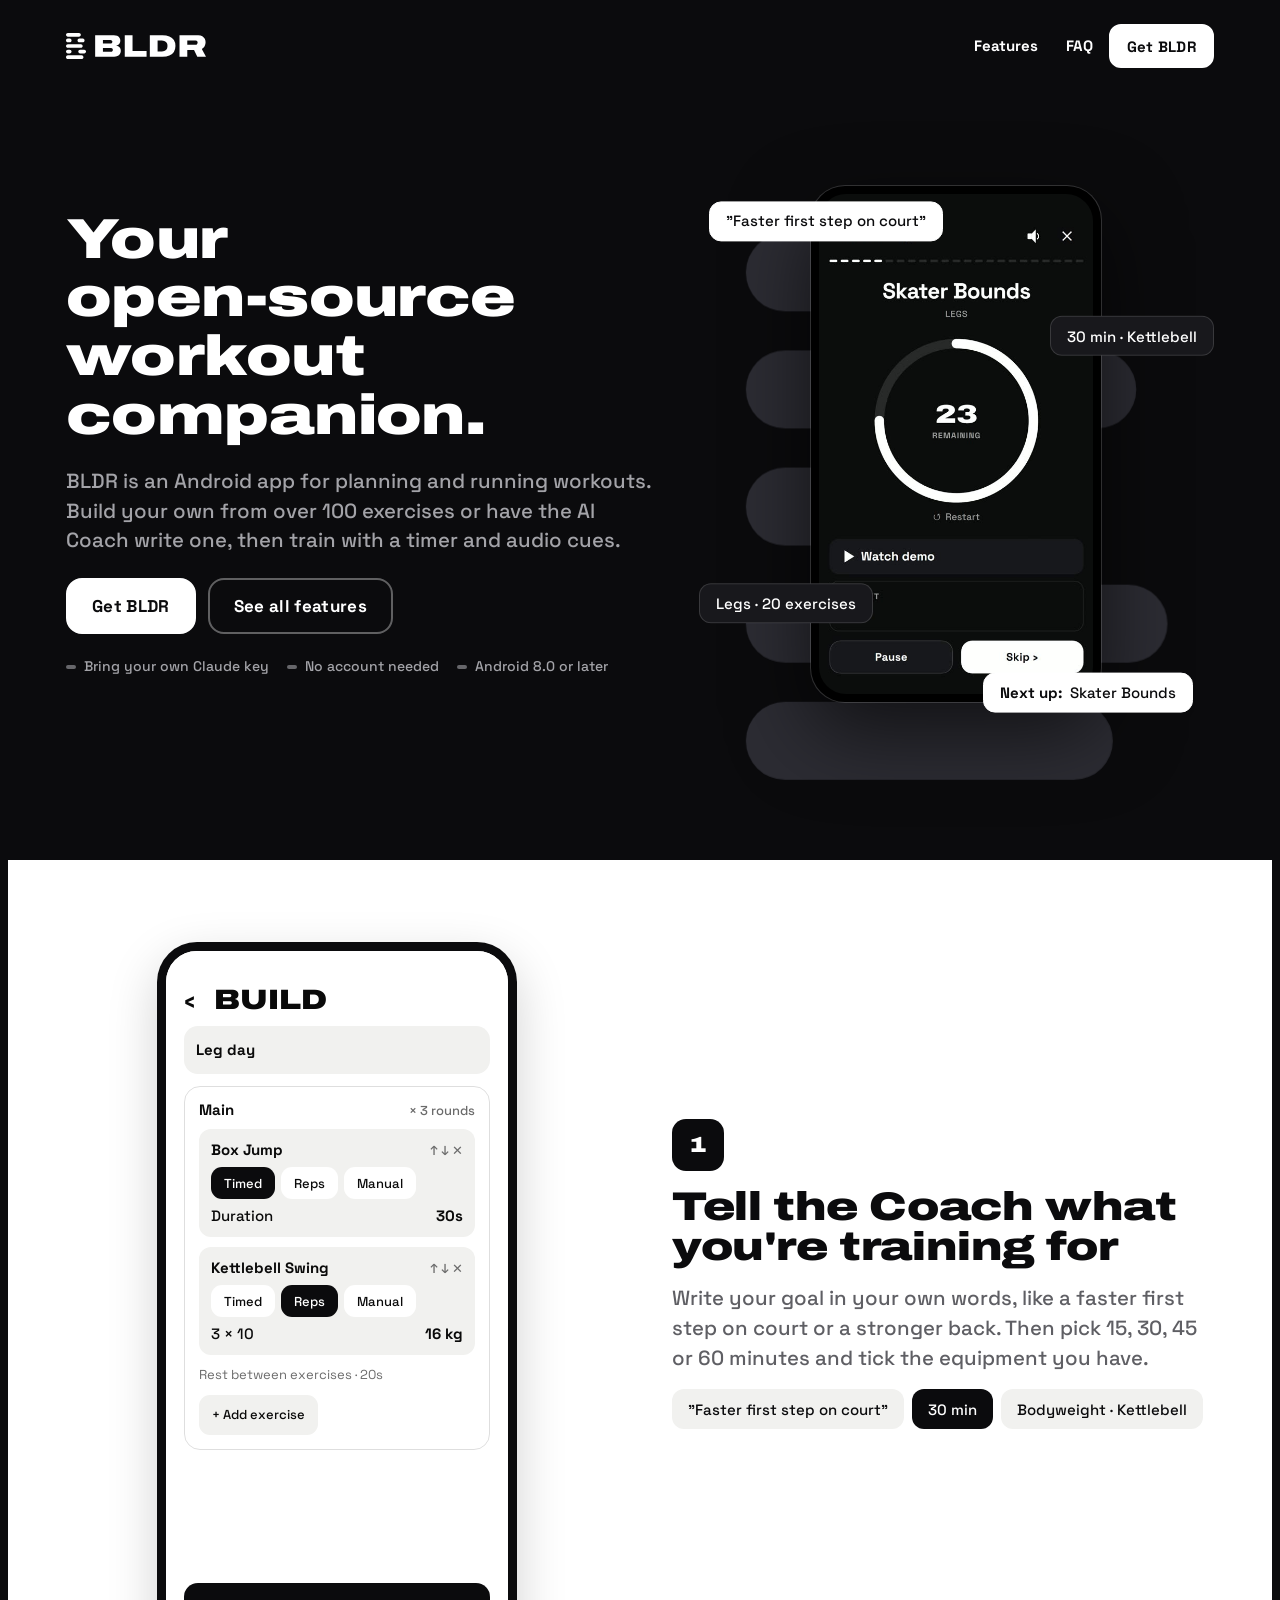
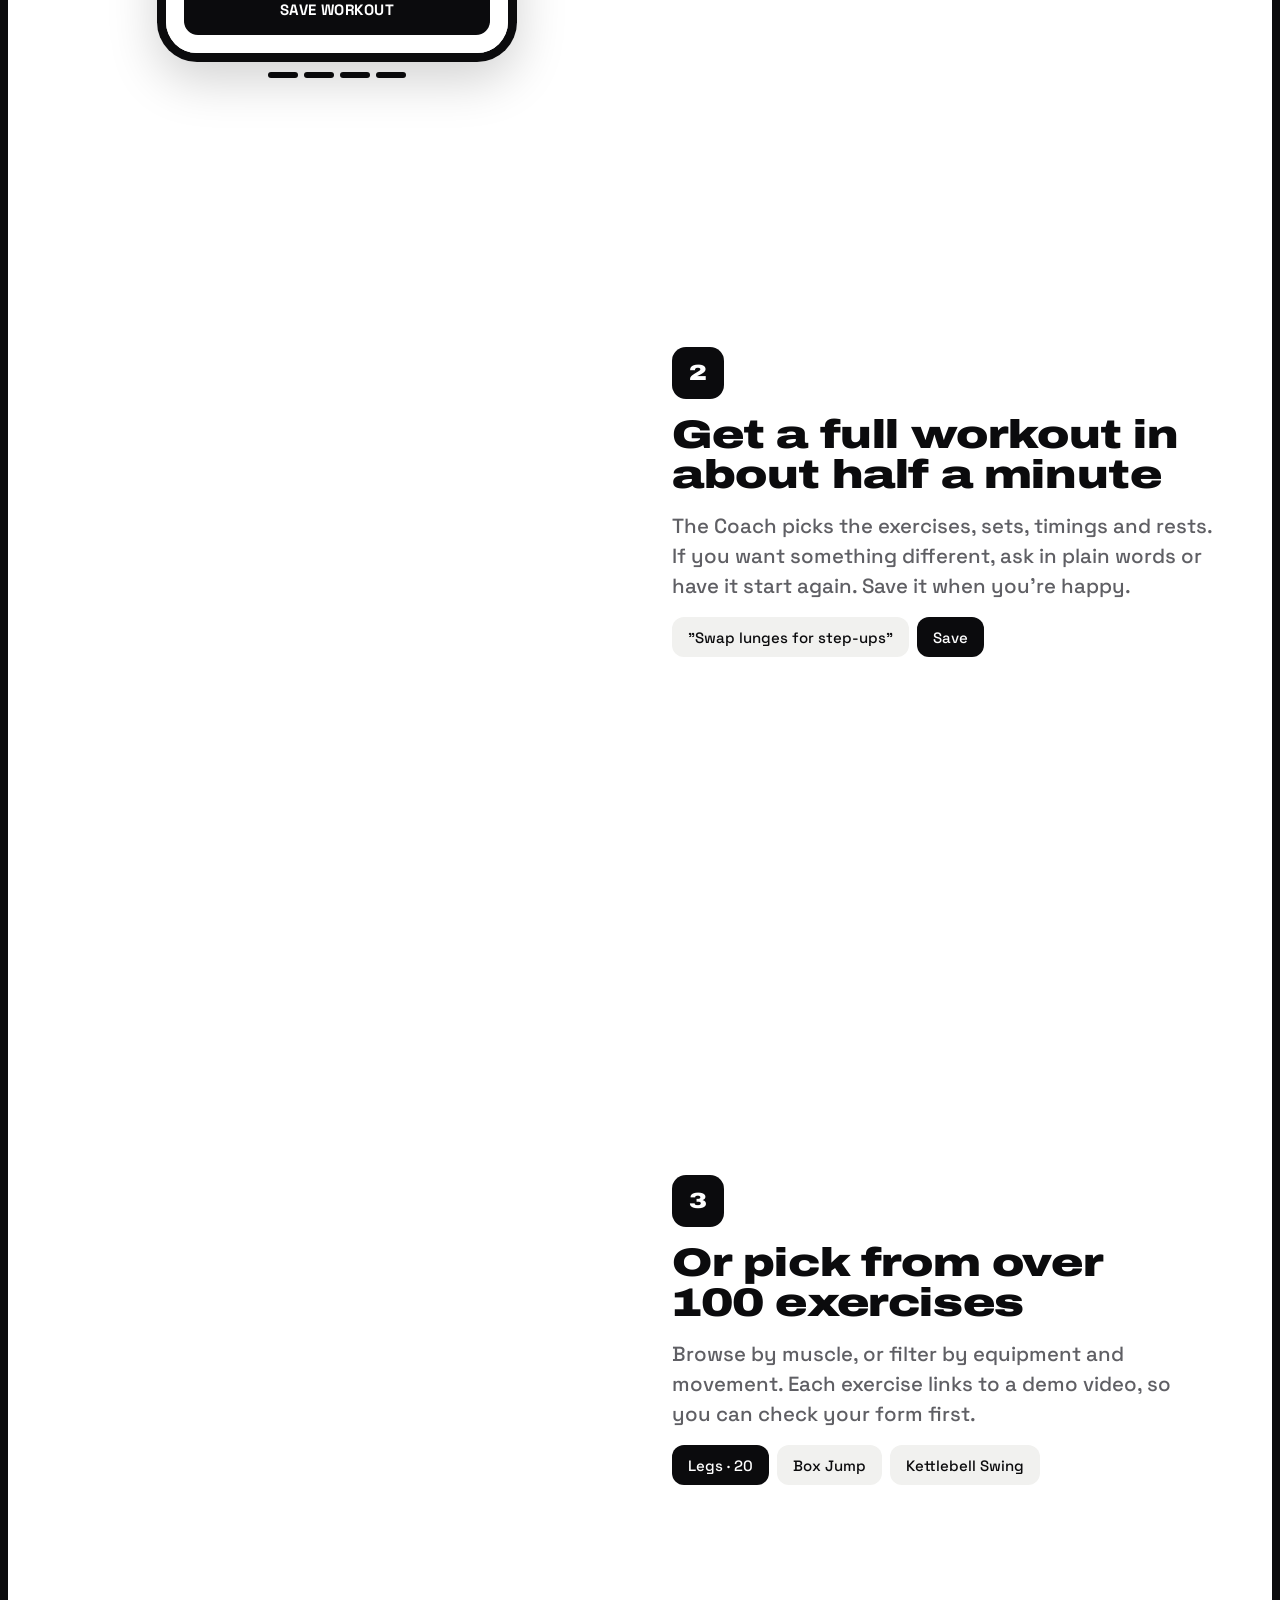
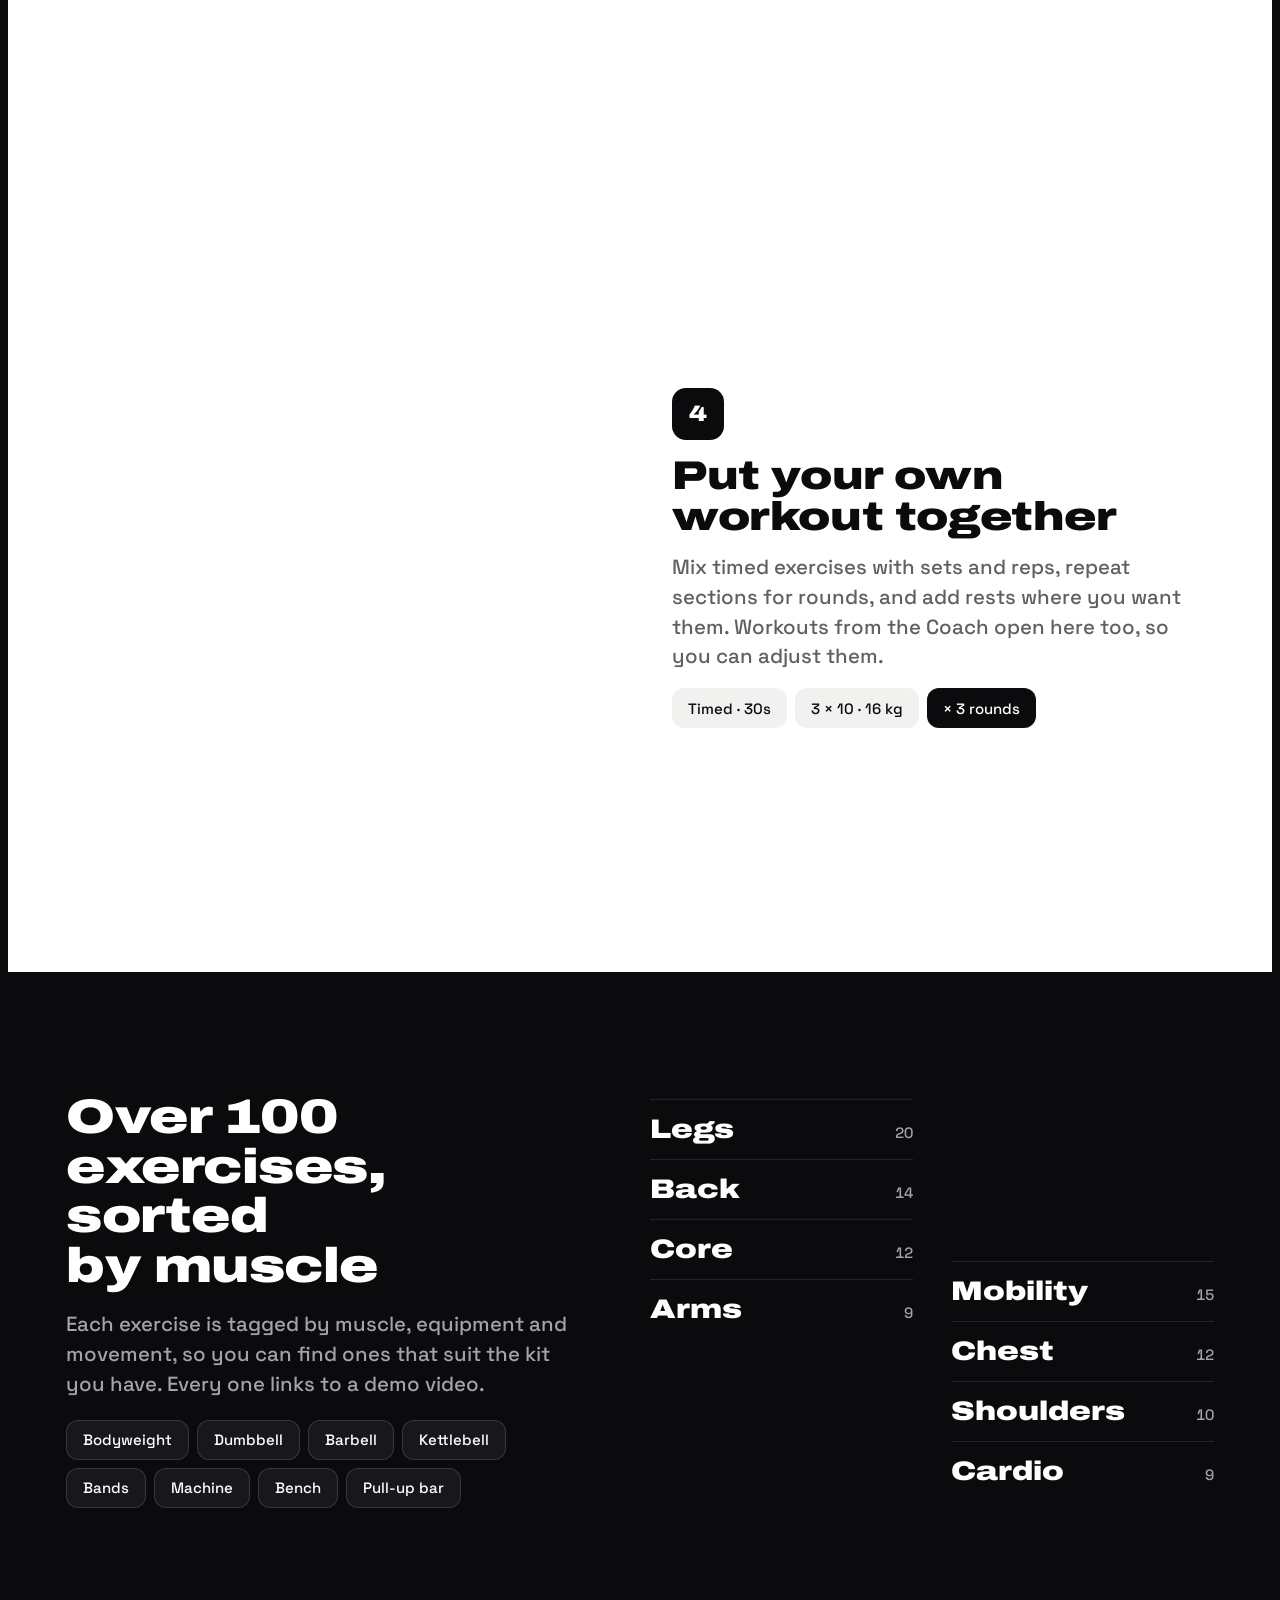
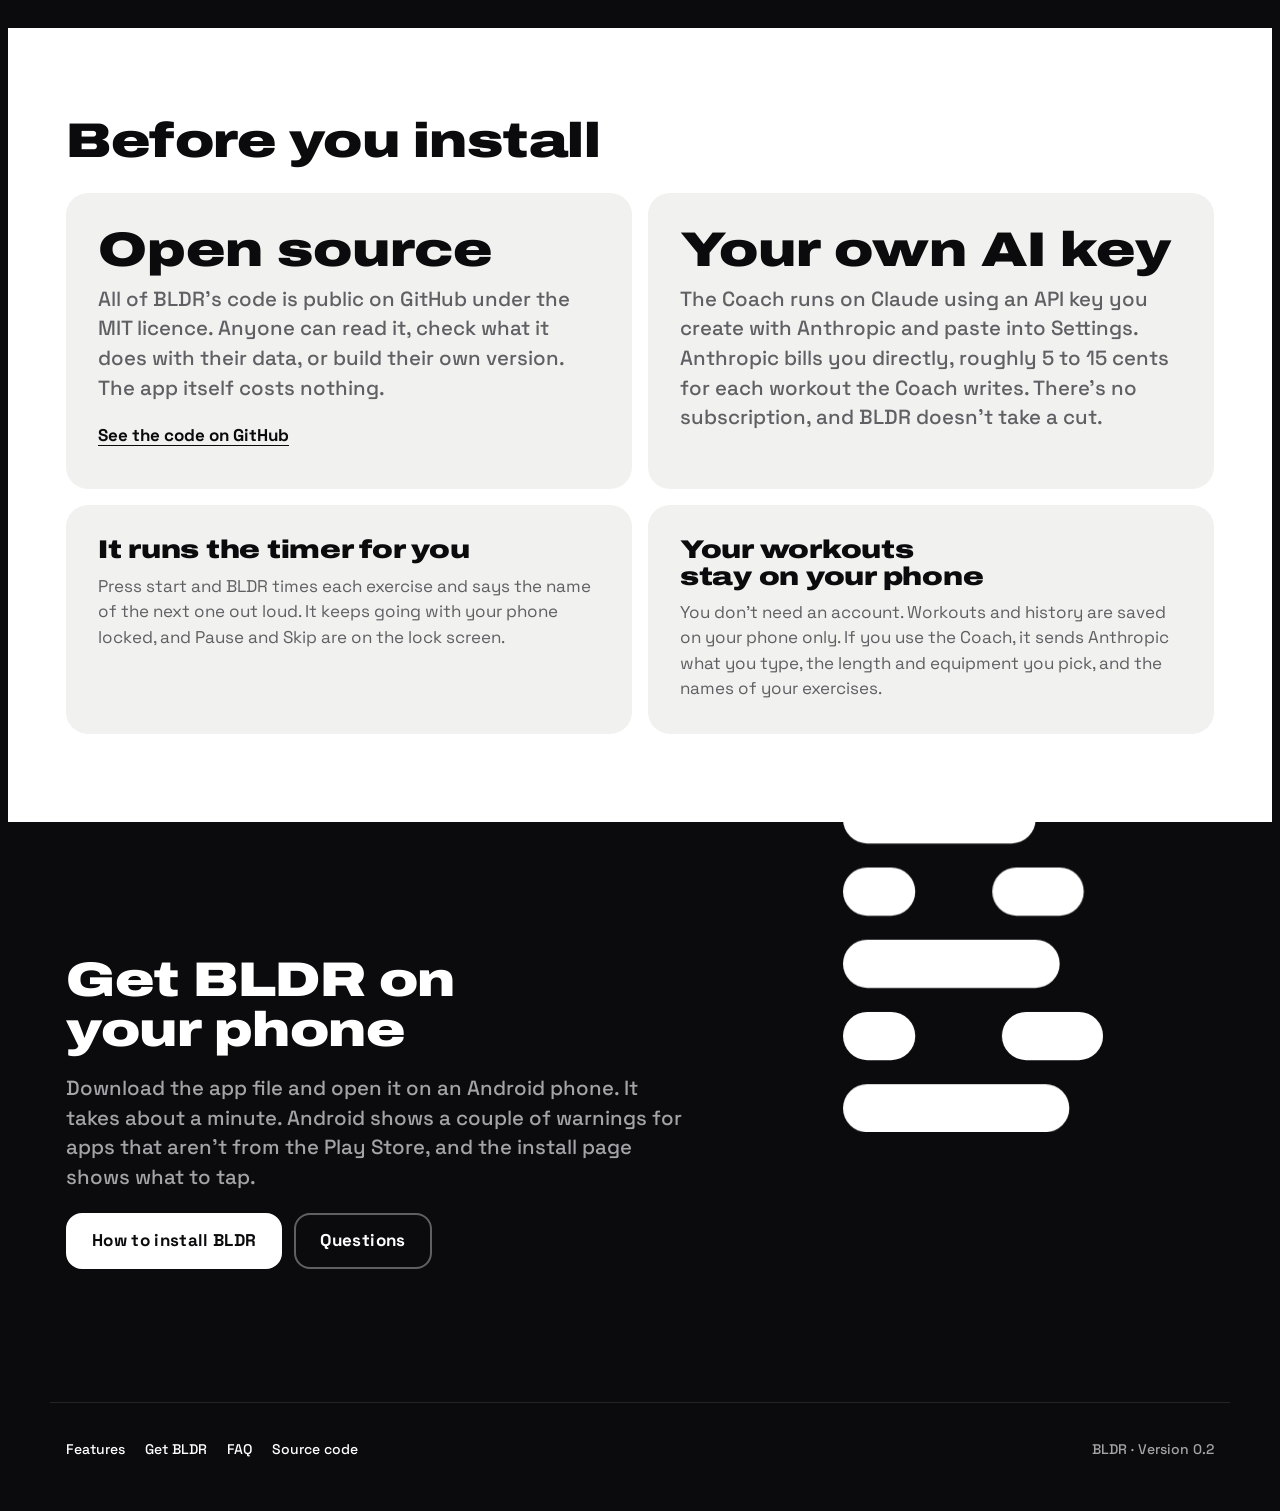
<file: index.html>
<!doctype html>
<html lang="en">
<head>
<meta charset="utf-8">
<meta name="viewport" content="width=device-width, initial-scale=1, viewport-fit=cover">
<title>BLDR · Your open-source workout companion</title>
<meta name="description" content="BLDR is an Android app for planning and running workouts. Build your own from over 100 exercises or have the AI Coach write one, then train with a timer and audio cues.">
<meta name="theme-color" content="#0B0B0D">
<link rel="icon" href="/assets/favicon.svg" type="image/svg+xml">
<link rel="apple-touch-icon" href="/assets/apple-touch-icon.png">
<link rel="canonical" href="https://getbldr.vercel.app/">
<meta property="og:type" content="website">
<meta property="og:site_name" content="BLDR">
<meta property="og:title" content="BLDR · Your open-source workout companion">
<meta property="og:description" content="BLDR is an Android app for planning and running workouts. Build your own from over 100 exercises or have the AI Coach write one, then train with a timer and audio cues.">
<meta property="og:url" content="https://getbldr.vercel.app/">
<meta property="og:image" content="https://getbldr.vercel.app/assets/share.png">
<meta property="og:image:width" content="1200">
<meta property="og:image:height" content="630">
<meta name="twitter:card" content="summary_large_image">
<link rel="preload" href="/assets/archivo_expanded_black.woff2" as="font" type="font/woff2" crossorigin>
<link rel="stylesheet" href="/styles.css">
<script src="/site.js" defer></script>
</head>
<body>
  <div class="on-black">
    <div class="wrap">
      <nav class="nav" aria-label="Main">
        <a class="logo" href="/" aria-label="BLDR home"><svg viewBox="0 0 4448.85 825.6"><use href="/assets/logo.svg#logo"/></svg></a>
        <div class="nav-links"><a class="text hide-sm" href="/features">Features</a><a class="text" href="/faq">FAQ</a><a class="btn btn-solid btn-sm" href="/get">Get BLDR</a></div>
      </nav>
      <header class="hero">
        <div class="hero-copy">
          <h1>Your <span class="nowrap">open-source</span> workout companion.</h1>
          <p class="lead muted">BLDR is an Android app for planning and running workouts. Build your own from over 100 exercises or have the AI Coach write one, then train with a timer and audio cues.</p>
          <div class="ctas"><a class="btn btn-solid" href="/get">Get BLDR</a><a class="btn btn-line" href="/features">See all features</a></div>
          <ul class="meta muted"><li>Bring your own Claude key</li><li>No account needed</li><li>Android 8.0 or later</li></ul>
        </div>
        <div class="stage" aria-hidden="true">
          <div class="ghost">
            <svg class="bmark build" id="ghost" style="--d:250ms" viewBox="-6 -14 66 90"><g><rect style="--i:0" x="0" y="60" width="47" height="10" rx="5"/></g><g><rect style="--i:1" x="0" y="45" width="15" height="10" rx="5"/></g><g><rect style="--i:2" x="33" y="45" width="21" height="10" rx="5"/></g><g><rect style="--i:3" x="0" y="30" width="45" height="10" rx="5"/></g><g><rect style="--i:4" x="0" y="15" width="15" height="10" rx="5"/></g><g><rect style="--i:5" x="31" y="15" width="19" height="10" rx="5"/></g><g><rect style="--i:6" x="0" y="0" width="40" height="10" rx="5"/></g></svg>
          </div>
          <div class="phone"><video id="promo" src="/assets/promo.mp4" poster="/assets/promo-poster.jpg" muted loop playsinline preload="metadata"></video></div>
          <span class="float pill inv f1" data-drift="-0.5" style="left:2%;top:12%">"Faster first step on court"</span>
          <span class="float pill f2" data-drift="0.35" style="right:0;top:30%">30 min · Kettlebell</span>
          <span class="float pill f3" data-drift="-0.25" style="left:0;bottom:22%">Legs · 20 exercises</span>
          <span class="float pill inv f4" data-drift="0.55" style="right:4%;bottom:8%"><b>Next up:</b> Skater Bounds</span>
        </div>
      </header>
    </div>
  </div>

  <div class="on-white">
    <section class="wrap story" aria-labelledby="how">
      <h2 id="how" class="sr-only">How it works</h2>
      <div class="pin" aria-hidden="true">
        <div class="screen-frame" id="frame">
          <div class="screens">
            <!-- 1 · Coach, asking -->
            <div class="scr on"><div class="app">
              <div class="hd"><span>‹</span><div class="t">COACH</div></div>
              <div class="field" style="min-height:96px;align-items:flex-start;padding-top:12px;color:#0A0A0A;font-weight:700;font-size:16px">Faster first step on court</div>
              <div class="lbl">Length</div>
              <div class="chips"><span class="c">15 min</span><span class="c on">30 min</span><span class="c">45 min</span><span class="c">60 min</span></div>
              <div class="lbl">Equipment</div>
              <div class="chips"><span class="c on">Bodyweight</span><span class="c">Dumbbell</span><span class="c">Barbell</span><span class="c on">Kettlebell</span><span class="c">Bands</span><span class="c">Machine</span><span class="c">Bench</span><span class="c">Pull-up bar</span></div>
              <div class="cta">BUILD MY WORKOUT</div>
            </div></div>
            <!-- 2 · Coach, the draft -->
            <div class="scr"><div class="app">
              <div class="hd"><span>‹</span><div class="t">COACH</div></div>
              <div><div style="font:900 24px/1.1 var(--display)">Court Speed</div><div class="small" style="margin-top:6px">30 MIN · 10 exercises · HIIT</div></div>
              <div class="sec"><div class="sh">Warm-up</div><span>A-Skips</span><span>Leg Swings</span><span>World's Greatest Stretch</span></div>
              <div class="sec"><div class="sh">Main<span>× 3 rounds</span></div><span>Skater Bounds</span><span>Lateral Shuffle</span><span>Split Squat Jumps</span><span>Kettlebell Swing</span></div>
              <div class="sec"><div class="sh">Finisher</div><span>Shuttle Run</span><span>Sprint</span><span>Drop Step to Sprint <i>new</i></span></div>
              <div class="field">Tweak… e.g. swap lunges for step-ups<b style="margin-left:auto;color:#0A0A0A">Tweak</b></div>
              <div class="btn2"><div class="cta alt">Regenerate</div><div class="cta">SAVE</div></div>
            </div></div>
            <!-- 3 · Library -->
            <div class="scr"><div class="app">
              <div class="t">LIBRARY</div>
              <div class="field"><svg width="16" height="16" viewBox="0 0 18 18"><circle cx="7.5" cy="7.5" r="5.6" fill="none" stroke="#6B6B6B" stroke-width="2"/><path d="M12 12l4.5 4.5" stroke="#6B6B6B" stroke-width="2" stroke-linecap="round"/></svg>Search exercises</div>
              <div class="chips"><span class="c on">All</span><span class="c">Strength</span><span class="c">HIIT</span><span class="c">Mobility</span><span class="c">Filters</span></div>
              <div class="lbl">Browse by muscle</div>
              <div class="grid">
                <div class="tile"><b>Chest</b><span>12</span></div><div class="tile"><b>Back</b><span>14</span></div>
                <div class="tile on"><b>Legs</b><span>20</span></div><div class="tile"><b>Shoulders</b><span>10</span></div>
                <div class="tile"><b>Arms</b><span>9</span></div><div class="tile"><b>Core</b><span>12</span></div>
                <div class="tile"><b>Cardio</b><span>9</span></div><div class="tile"><b>Mobility</b><span>15</span></div>
              </div>
            </div></div>
            <!-- 4 · Build -->
            <div class="scr"><div class="app">
              <div class="hd"><span>‹</span><div class="t">BUILD</div></div>
              <div class="field" style="color:#0A0A0A;font-weight:700">Leg day</div>
              <div class="card">
                <div class="item" style="background:none;padding:0"><div class="row">Main<span>× 3 rounds</span></div></div>
                <div class="item"><div class="row">Box Jump<span>↑ ↓ ✕</span></div><div class="chips"><span class="c on">Timed</span><span class="c">Reps</span><span class="c">Manual</span></div><div class="row" style="font-weight:500">Duration<b>30s</b></div></div>
                <div class="item"><div class="row">Kettlebell Swing<span>↑ ↓ ✕</span></div><div class="chips"><span class="c">Timed</span><span class="c on">Reps</span><span class="c">Manual</span></div><div class="row" style="font-weight:500">3 × 10<b>16 kg</b></div></div>
                <div class="small">Rest between exercises · 20s</div>
                <span class="c" style="align-self:flex-start">+ Add exercise</span>
              </div>
              <div class="cta">SAVE WORKOUT</div>
            </div></div>
          </div>
        </div>
        <div class="progress"><i class="on"></i><i></i><i></i><i></i></div>
      </div>
      <ol class="steps">
        <li data-step="0">
          <span class="num" aria-hidden="true">1</span>
          <h3>Tell the Coach what you're training for</h3>
          <p class="lead muted">Write your goal in your own words, like a faster first step on court or a stronger back. Then pick 15, 30, 45 or 60 minutes and tick the equipment you have.</p>
          <div class="bits" aria-hidden="true"><span class="pill">"Faster first step on court"</span><span class="pill inv">30 min</span><span class="pill">Bodyweight · Kettlebell</span></div>
        </li>
        <li data-step="1">
          <span class="num" aria-hidden="true">2</span>
          <h3>Get a full workout in about half a minute</h3>
          <p class="lead muted">The Coach picks the exercises, sets, timings and rests. If you want something different, ask in plain words or have it start again. Save it when you're happy.</p>
          <div class="bits" aria-hidden="true"><span class="pill">"Swap lunges for step-ups"</span><span class="pill inv">Save</span></div>
        </li>
        <li data-step="2">
          <span class="num" aria-hidden="true">3</span>
          <h3>Or pick from over 100 exercises</h3>
          <p class="lead muted">Browse by muscle, or filter by equipment and movement. Each exercise links to a demo video, so you can check your form first.</p>
          <div class="bits" aria-hidden="true"><span class="pill inv">Legs · 20</span><span class="pill">Box Jump</span><span class="pill">Kettlebell Swing</span></div>
        </li>
        <li data-step="3">
          <span class="num" aria-hidden="true">4</span>
          <h3>Put your own workout together</h3>
          <p class="lead muted">Mix timed exercises with sets and reps, repeat sections for rounds, and add rests where you want them. Workouts from the Coach open here too, so you can adjust them.</p>
          <div class="bits" aria-hidden="true"><span class="pill">Timed · 30s</span><span class="pill">3 × 10 · 16 kg</span><span class="pill inv">× 3 rounds</span></div>
        </li>
      </ol>
    </section>
  </div>

  <div class="on-black">
    <section class="wrap lib" aria-labelledby="lib">
      <div class="lib-copy">
        <h2 id="lib">Over 100 exercises, sorted by muscle</h2>
        <p class="lead muted">Each exercise is tagged by muscle, equipment and movement, so you can find ones that suit the kit you have. Every one links to a demo video.</p>
        <ul class="kit" aria-label="Equipment"><li class="pill">Bodyweight</li><li class="pill">Dumbbell</li><li class="pill">Barbell</li><li class="pill">Kettlebell</li><li class="pill">Bands</li><li class="pill">Machine</li><li class="pill">Bench</li><li class="pill">Pull-up bar</li></ul>
      </div>
      <div class="muscles" aria-label="Exercises by muscle">
        <ul data-drift="-0.15"><li><b>Legs</b><span>20</span></li><li><b>Back</b><span>14</span></li><li><b>Core</b><span>12</span></li><li><b>Arms</b><span>9</span></li></ul>
        <ul data-drift="0.15"><li><b>Mobility</b><span>15</span></li><li><b>Chest</b><span>12</span></li><li><b>Shoulders</b><span>10</span></li><li><b>Cardio</b><span>9</span></li></ul>
      </div>
    </section>
  </div>

  <div class="on-white">
    <section class="wrap cost" aria-labelledby="cost">
      <h2 id="cost">Before you install</h2>
      <div class="cost-grid">
        <div>
          <p class="big-price">Open source</p>
          <p class="lead muted">All of BLDR's code is public on GitHub under the MIT licence. Anyone can read it, check what it does with their data, or build their own version. The app itself costs nothing.</p>
          <a class="textlink" href="https://github.com/otto-tries-to-build-stuff/bldr-workout-app" target="_blank" rel="noopener">See the code on GitHub</a>
        </div>
        <div>
          <p class="big-price">Your own AI key</p>
          <p class="lead muted">The Coach runs on Claude using an API key you create with Anthropic and paste into Settings. Anthropic bills you directly, roughly 5 to 15 cents for each workout the Coach writes. There's no subscription, and BLDR doesn't take a cut.</p>
        </div>
        <div>
          <h3>It runs the timer for you</h3>
          <p class="muted">Press start and BLDR times each exercise and says the name of the next one out loud. It keeps going with your phone locked, and Pause and Skip are on the lock screen.</p>
        </div>
        <div>
          <h3>Your workouts stay on your phone</h3>
          <p class="muted">You don't need an account. Workouts and history are saved on your phone only. If you use the Coach, it sends Anthropic what you type, the length and equipment you pick, and the names of your exercises.</p>
        </div>
      </div>
    </section>
  </div>

  <div class="on-black closer">
    <section class="wrap" aria-labelledby="close-home">
      <div class="closer-copy">
        <h2 id="close-home">Get BLDR on your phone</h2>
        <p class="lead muted">Download the app file and open it on an Android phone. It takes about a minute. Android shows a couple of warnings for apps that aren't from the Play Store, and the install page shows what to tap.</p>
        <div class="ctas"><a class="btn btn-solid" href="/get">How to install BLDR</a><a class="btn btn-line" href="/faq">Questions</a></div>
      </div>
      <svg class="bmark bbig build-on-view" data-drift="-0.25" viewBox="0 -14 54 84" aria-hidden="true"><rect style="--i:0" x="0" y="60" width="47" height="10" rx="5"/><rect style="--i:1" x="0" y="45" width="15" height="10" rx="5"/><rect style="--i:2" x="33" y="45" width="21" height="10" rx="5"/><rect style="--i:3" x="0" y="30" width="45" height="10" rx="5"/><rect style="--i:4" x="0" y="15" width="15" height="10" rx="5"/><rect style="--i:5" x="31" y="15" width="19" height="10" rx="5"/><rect style="--i:6" x="0" y="0" width="40" height="10" rx="5"/></svg>
    </section>
    <footer class="wrap foot"><a href="/features">Features</a><a href="/get">Get BLDR</a><a href="/faq">FAQ</a><a href="https://github.com/otto-tries-to-build-stuff/bldr-workout-app" target="_blank" rel="noopener">Source code</a><span class="by">BLDR · Version 0.2</span></footer>
  </div>
</body>
</html>
</file>
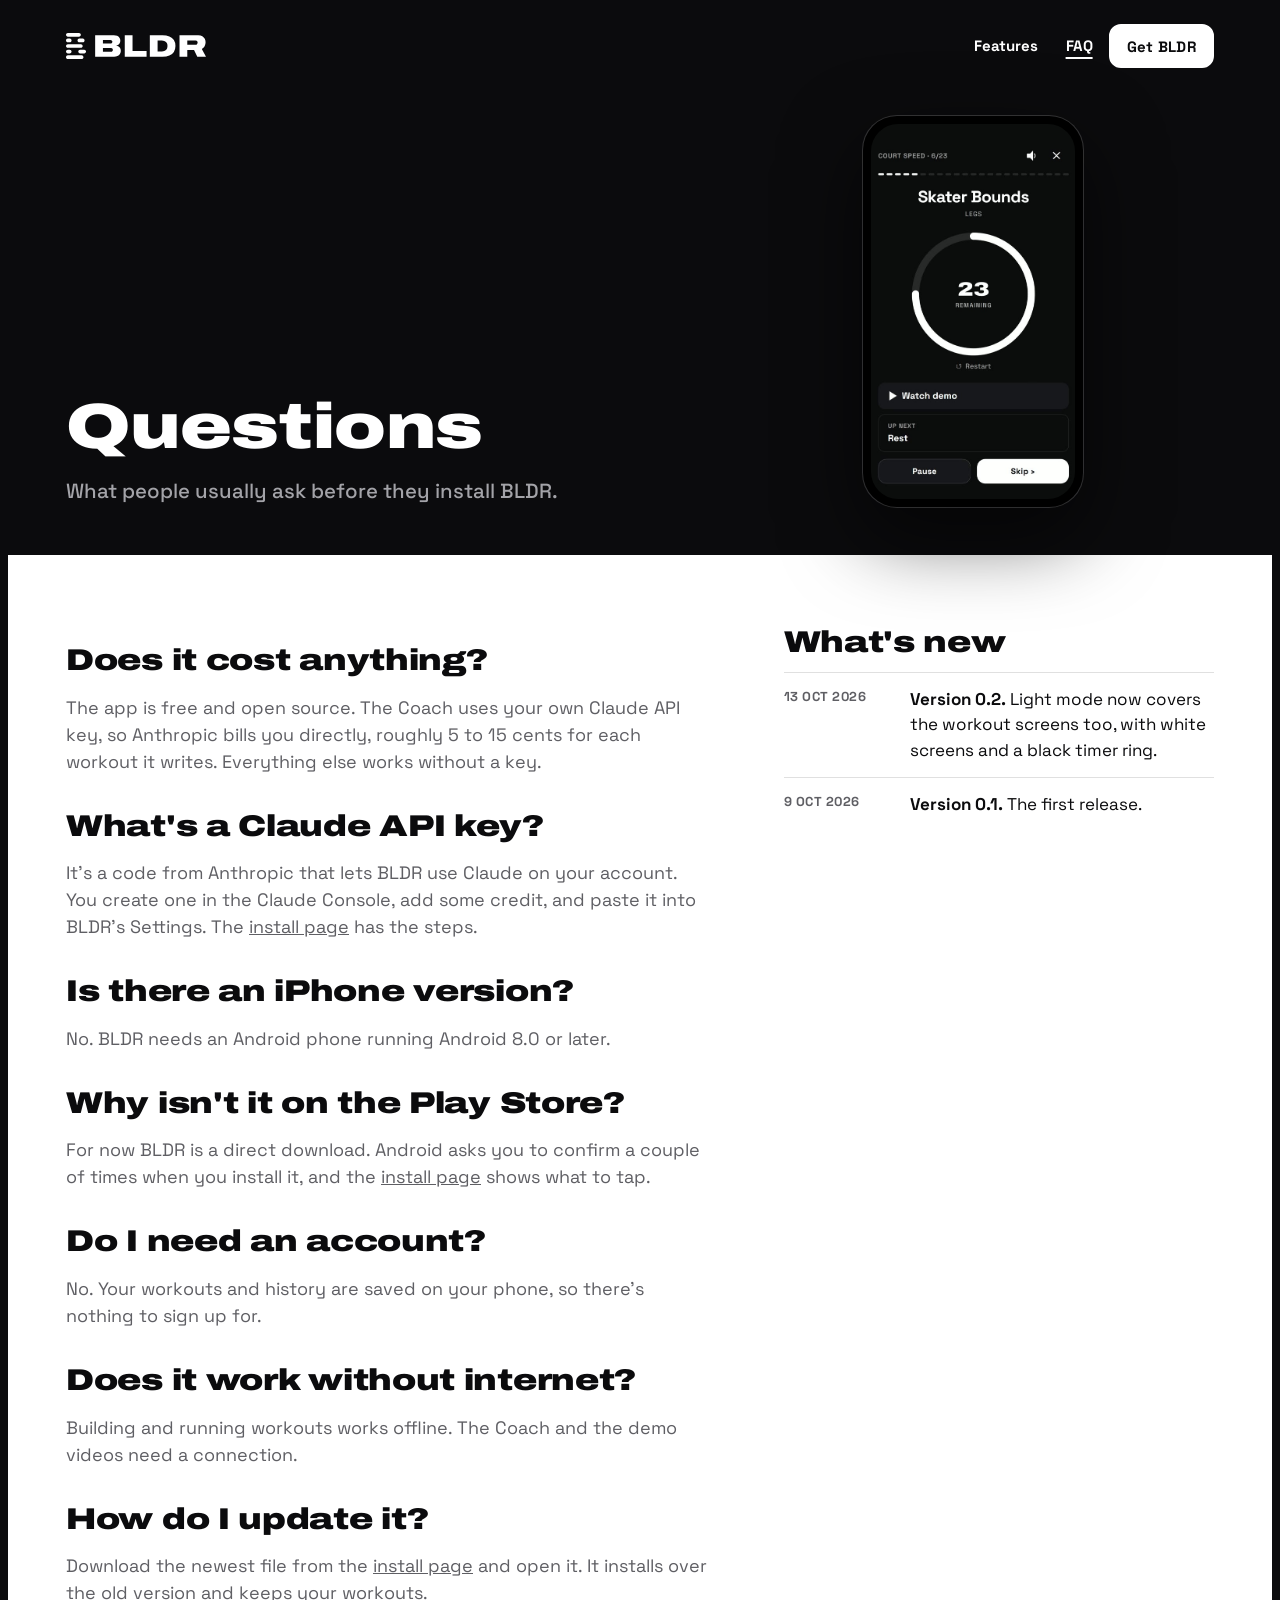
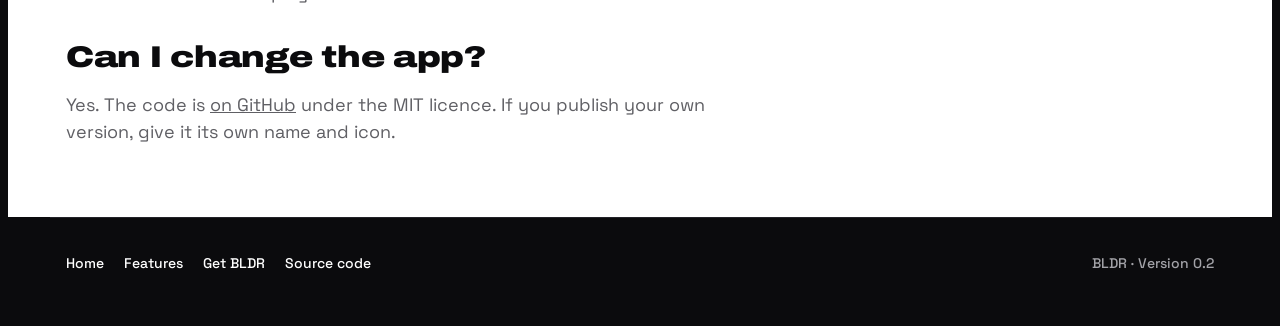
<file: faq.html>
<!doctype html>
<html lang="en">
<head>
<meta charset="utf-8">
<meta name="viewport" content="width=device-width, initial-scale=1, viewport-fit=cover">
<title>Questions · BLDR</title>
<meta name="description" content="Answers to common questions about BLDR: what it costs, the Claude API key, updates and more.">
<meta name="theme-color" content="#0B0B0D">
<link rel="icon" href="/assets/favicon.svg" type="image/svg+xml">
<link rel="apple-touch-icon" href="/assets/apple-touch-icon.png">
<link rel="canonical" href="https://getbldr.vercel.app/faq">
<meta property="og:type" content="website">
<meta property="og:site_name" content="BLDR">
<meta property="og:title" content="Questions · BLDR">
<meta property="og:description" content="Answers to common questions about BLDR: what it costs, the Claude API key, updates and more.">
<meta property="og:url" content="https://getbldr.vercel.app/faq">
<meta property="og:image" content="https://getbldr.vercel.app/assets/share.png">
<meta property="og:image:width" content="1200">
<meta property="og:image:height" content="630">
<meta name="twitter:card" content="summary_large_image">
<link rel="preload" href="/assets/archivo_expanded_black.woff2" as="font" type="font/woff2" crossorigin>
<link rel="stylesheet" href="/styles.css">
<script src="/site.js" defer></script>
</head>
<body>
  <div class="on-black">
    <div class="wrap">
      <nav class="nav" aria-label="Main">
        <a class="logo" href="/" aria-label="BLDR home"><svg viewBox="0 0 4448.85 825.6"><use href="/assets/logo.svg#logo"/></svg></a>
        <div class="nav-links"><a class="text hide-sm" href="/features">Features</a><a class="text" href="/faq" aria-current="page">FAQ</a><a class="btn btn-solid btn-sm" href="/get">Get BLDR</a></div>
      </nav>
      <header class="a-head">
        <div class="stack">
          <h1>Questions</h1>
          <p class="lead muted">What people usually ask before they install BLDR.</p>
        </div>
        <div class="phone" style="justify-self:center;width:min(220px,60%)"><img src="/assets/promo-poster.jpg" alt="BLDR's workout screen: Skater Bounds with the timer ring counting down"></div>
      </header>
    </div>
  </div>
  <div class="on-white">
    <div class="wrap a-body">
      <div class="prose">
        <h2>Does it cost anything?</h2>
        <p class="muted">The app is free and open source. The Coach uses your own Claude API key, so Anthropic bills you directly, roughly 5 to 15 cents for each workout it writes. Everything else works without a key.</p>
        <h2>What's a Claude API key?</h2>
        <p class="muted">It's a code from Anthropic that lets BLDR use Claude on your account. You create one in the Claude Console, add some credit, and paste it into BLDR's Settings. The <a href="/get">install page</a> has the steps.</p>
        <h2>Is there an iPhone version?</h2>
        <p class="muted">No. BLDR needs an Android phone running Android 8.0 or later.</p>
        <h2>Why isn't it on the Play Store?</h2>
        <p class="muted">For now BLDR is a direct download. Android asks you to confirm a couple of times when you install it, and the <a href="/get">install page</a> shows what to tap.</p>
        <h2>Do I need an account?</h2>
        <p class="muted">No. Your workouts and history are saved on your phone, so there's nothing to sign up for.</p>
        <h2>Does it work without internet?</h2>
        <p class="muted">Building and running workouts works offline. The Coach and the demo videos need a connection.</p>
        <h2>How do I update it?</h2>
        <p class="muted">Download the newest file from the <a href="/get">install page</a> and open it. It installs over the old version and keeps your workouts.</p>
        <h2>Can I change the app?</h2>
        <p class="muted">Yes. The code is <a href="https://github.com/otto-tries-to-build-stuff/bldr-workout-app" target="_blank" rel="noopener">on GitHub</a> under the MIT licence. If you publish your own version, give it its own name and icon.</p>
      </div>
      <div>
        <h2 style="margin-bottom:14px">What's new</h2>
        <ol class="timeline" aria-label="Versions">
          <li><span>13 OCT 2026</span><span><b>Version 0.2.</b> Light mode now covers the workout screens too, with white screens and a black timer ring.</span></li>
          <li><span>9 OCT 2026</span><span><b>Version 0.1.</b> The first release.</span></li>
        </ol>
      </div>
    </div>
  </div>
  <div class="on-black">
    <footer class="wrap foot"><a href="/">Home</a><a href="/features">Features</a><a href="/get">Get BLDR</a><a href="https://github.com/otto-tries-to-build-stuff/bldr-workout-app" target="_blank" rel="noopener">Source code</a><span class="by">BLDR · Version 0.2</span></footer>
  </div>
</body>
</html>
</file>
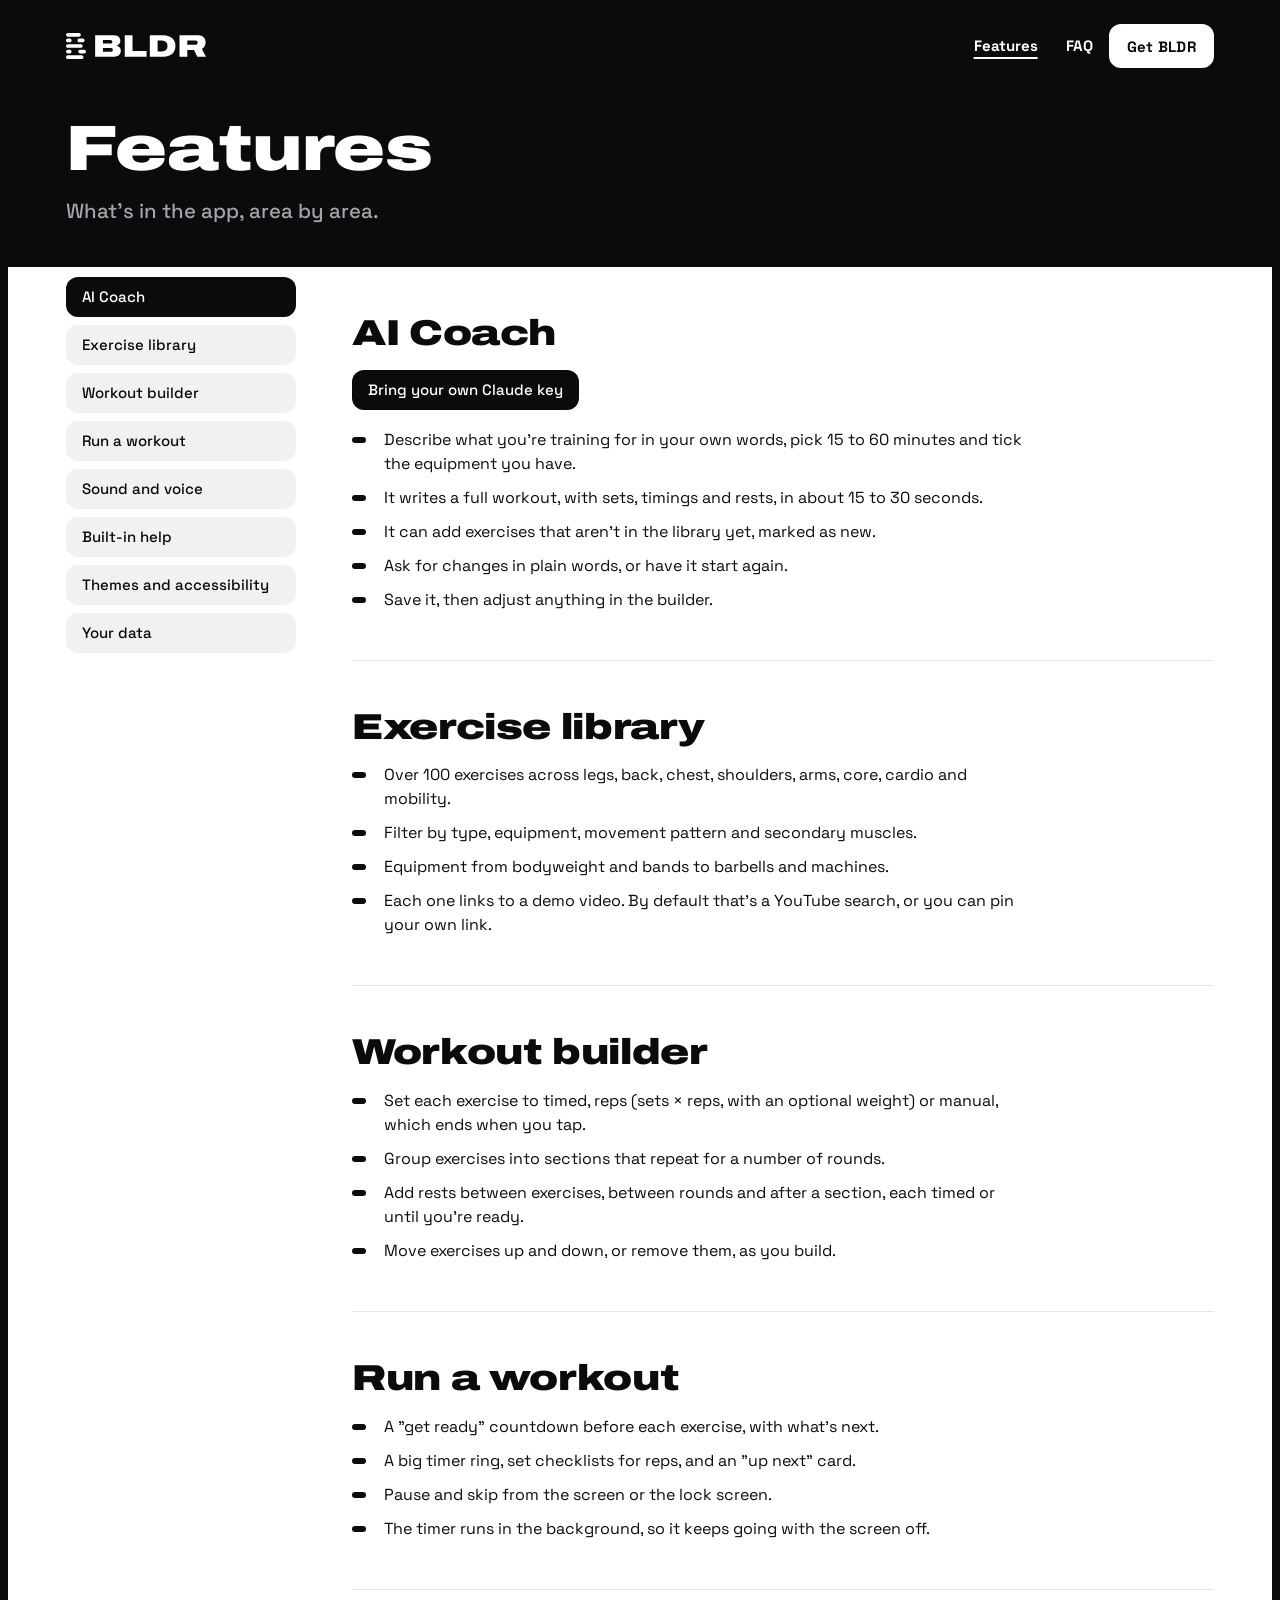
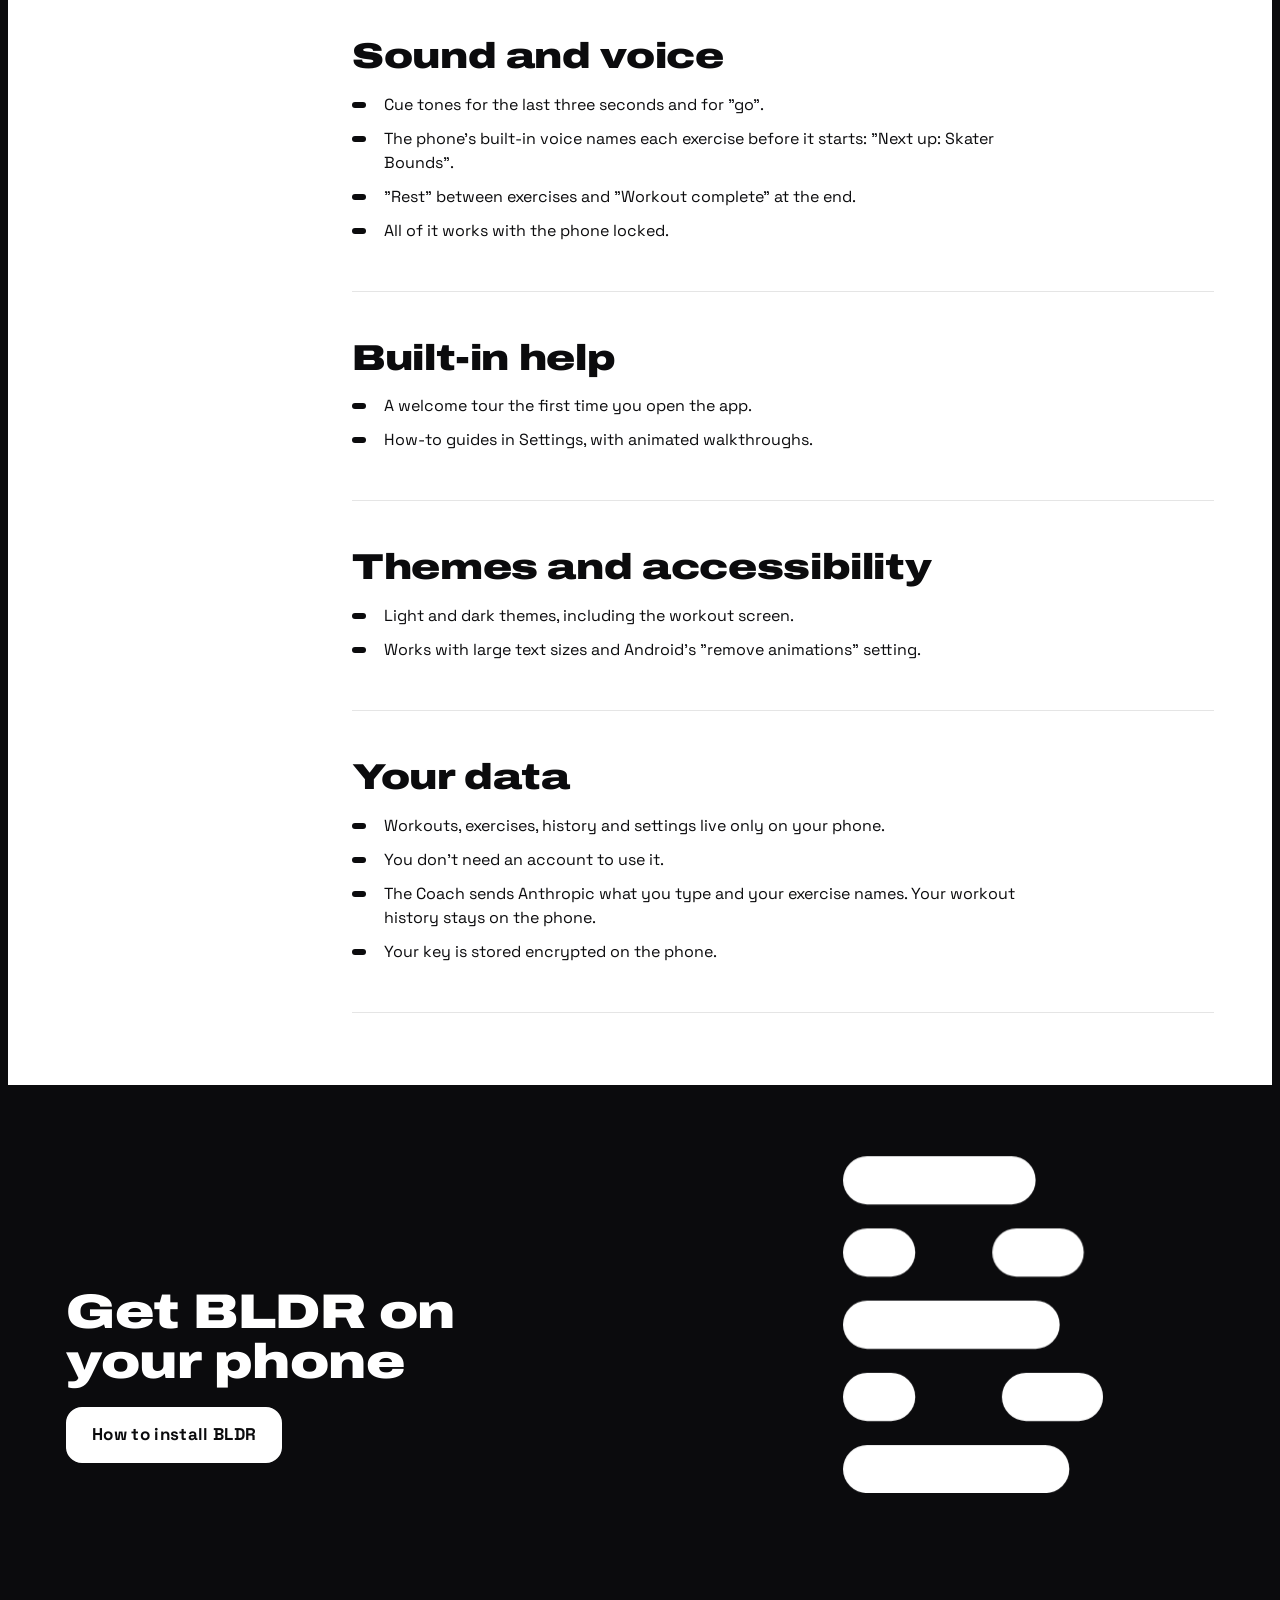
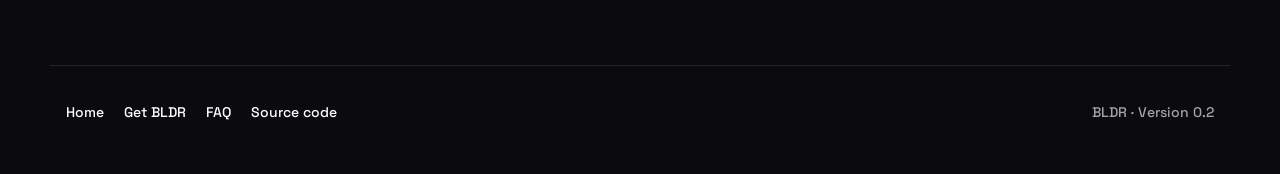
<file: features.html>
<!doctype html>
<html lang="en">
<head>
<meta charset="utf-8">
<meta name="viewport" content="width=device-width, initial-scale=1, viewport-fit=cover">
<title>Features · BLDR</title>
<meta name="description" content="What's in BLDR: the AI Coach, a library of over 100 exercises, the workout builder, the timer and audio cues.">
<meta name="theme-color" content="#0B0B0D">
<link rel="icon" href="/assets/favicon.svg" type="image/svg+xml">
<link rel="apple-touch-icon" href="/assets/apple-touch-icon.png">
<link rel="canonical" href="https://getbldr.vercel.app/features">
<meta property="og:type" content="website">
<meta property="og:site_name" content="BLDR">
<meta property="og:title" content="Features · BLDR">
<meta property="og:description" content="What's in BLDR: the AI Coach, a library of over 100 exercises, the workout builder, the timer and audio cues.">
<meta property="og:url" content="https://getbldr.vercel.app/features">
<meta property="og:image" content="https://getbldr.vercel.app/assets/share.png">
<meta property="og:image:width" content="1200">
<meta property="og:image:height" content="630">
<meta name="twitter:card" content="summary_large_image">
<link rel="preload" href="/assets/archivo_expanded_black.woff2" as="font" type="font/woff2" crossorigin>
<link rel="stylesheet" href="/styles.css">
<script src="/site.js" defer></script>
</head>
<body>
  <div class="on-black">
    <div class="wrap">
      <nav class="nav" aria-label="Main">
        <a class="logo" href="/" aria-label="BLDR home"><svg viewBox="0 0 4448.85 825.6"><use href="/assets/logo.svg#logo"/></svg></a>
        <div class="nav-links"><a class="text hide-sm" href="/features" aria-current="page">Features</a><a class="text" href="/faq">FAQ</a><a class="btn btn-solid btn-sm" href="/get">Get BLDR</a></div>
      </nav>
      <header class="f-head"><h1>Features</h1><p class="lead muted">What's in the app, area by area.</p></header>
    </div>
  </div>
  <div class="on-white">
    <div class="wrap f-layout">
      <nav class="f-index" aria-label="Areas">
        <a class="pill" href="#f-coach">AI Coach</a>
        <a class="pill" href="#f-library">Exercise library</a>
        <a class="pill" href="#f-build">Workout builder</a>
        <a class="pill" href="#f-run">Run a workout</a>
        <a class="pill" href="#f-voice">Sound and voice</a>
        <a class="pill" href="#f-help">Built-in help</a>
        <a class="pill" href="#f-access">Themes and accessibility</a>
        <a class="pill" href="#f-privacy">Your data</a>
      </nav>
      <div>
        <section class="f-sec" id="f-coach" aria-labelledby="f-coach-t">
          <h2 id="f-coach-t">AI Coach</h2>
          <span class="pill inv f-tag">Bring your own Claude key</span>
          <ul>
            <li>Describe what you're training for in your own words, pick 15 to 60 minutes and tick the equipment you have.</li>
            <li>It writes a full workout, with sets, timings and rests, in about 15 to 30 seconds.</li>
            <li>It can add exercises that aren't in the library yet, marked as new.</li>
            <li>Ask for changes in plain words, or have it start again.</li>
            <li>Save it, then adjust anything in the builder.</li>
          </ul>
        </section>
        <section class="f-sec" id="f-library" aria-labelledby="f-library-t">
          <h2 id="f-library-t">Exercise library</h2>
          <ul>
            <li>Over 100 exercises across legs, back, chest, shoulders, arms, core, cardio and mobility.</li>
            <li>Filter by type, equipment, movement pattern and secondary muscles.</li>
            <li>Equipment from bodyweight and bands to barbells and machines.</li>
            <li>Each one links to a demo video. By default that's a YouTube search, or you can pin your own link.</li>
          </ul>
        </section>
        <section class="f-sec" id="f-build" aria-labelledby="f-build-t">
          <h2 id="f-build-t">Workout builder</h2>
          <ul>
            <li>Set each exercise to timed, reps (sets × reps, with an optional weight) or manual, which ends when you tap.</li>
            <li>Group exercises into sections that repeat for a number of rounds.</li>
            <li>Add rests between exercises, between rounds and after a section, each timed or until you're ready.</li>
            <li>Move exercises up and down, or remove them, as you build.</li>
          </ul>
        </section>
        <section class="f-sec" id="f-run" aria-labelledby="f-run-t">
          <h2 id="f-run-t">Run a workout</h2>
          <ul>
            <li>A "get ready" countdown before each exercise, with what's next.</li>
            <li>A big timer ring, set checklists for reps, and an "up next" card.</li>
            <li>Pause and skip from the screen or the lock screen.</li>
            <li>The timer runs in the background, so it keeps going with the screen off.</li>
          </ul>
        </section>
        <section class="f-sec" id="f-voice" aria-labelledby="f-voice-t">
          <h2 id="f-voice-t">Sound and voice</h2>
          <ul>
            <li>Cue tones for the last three seconds and for "go".</li>
            <li>The phone's built-in voice names each exercise before it starts: "Next up: Skater Bounds".</li>
            <li>"Rest" between exercises and "Workout complete" at the end.</li>
            <li>All of it works with the phone locked.</li>
          </ul>
        </section>
        <section class="f-sec" id="f-help" aria-labelledby="f-help-t">
          <h2 id="f-help-t">Built-in help</h2>
          <ul>
            <li>A welcome tour the first time you open the app.</li>
            <li>How-to guides in Settings, with animated walkthroughs.</li>
          </ul>
        </section>
        <section class="f-sec" id="f-access" aria-labelledby="f-access-t">
          <h2 id="f-access-t">Themes and accessibility</h2>
          <ul>
            <li>Light and dark themes, including the workout screen.</li>
            <li>Works with large text sizes and Android's "remove animations" setting.</li>
          </ul>
        </section>
        <section class="f-sec" id="f-privacy" aria-labelledby="f-privacy-t">
          <h2 id="f-privacy-t">Your data</h2>
          <ul>
            <li>Workouts, exercises, history and settings live only on your phone.</li>
            <li>You don't need an account to use it.</li>
            <li>The Coach sends Anthropic what you type and your exercise names. Your workout history stays on the phone.</li>
            <li>Your key is stored encrypted on the phone.</li>
          </ul>
        </section>
      </div>
    </div>
  </div>
  <div class="on-black closer">
    <section class="wrap" aria-labelledby="close-f">
      <div class="closer-copy"><h2 id="close-f">Get BLDR on your phone</h2><div class="ctas"><a class="btn btn-solid" href="/get">How to install BLDR</a></div></div>
      <svg class="bmark bbig build-on-view" data-drift="-0.25" viewBox="0 -14 54 84" aria-hidden="true"><rect style="--i:0" x="0" y="60" width="47" height="10" rx="5"/><rect style="--i:1" x="0" y="45" width="15" height="10" rx="5"/><rect style="--i:2" x="33" y="45" width="21" height="10" rx="5"/><rect style="--i:3" x="0" y="30" width="45" height="10" rx="5"/><rect style="--i:4" x="0" y="15" width="15" height="10" rx="5"/><rect style="--i:5" x="31" y="15" width="19" height="10" rx="5"/><rect style="--i:6" x="0" y="0" width="40" height="10" rx="5"/></svg>
    </section>
    <footer class="wrap foot"><a href="/">Home</a><a href="/get">Get BLDR</a><a href="/faq">FAQ</a><a href="https://github.com/otto-tries-to-build-stuff/bldr-workout-app" target="_blank" rel="noopener">Source code</a><span class="by">BLDR · Version 0.2</span></footer>
  </div>
</body>
</html>
</file>
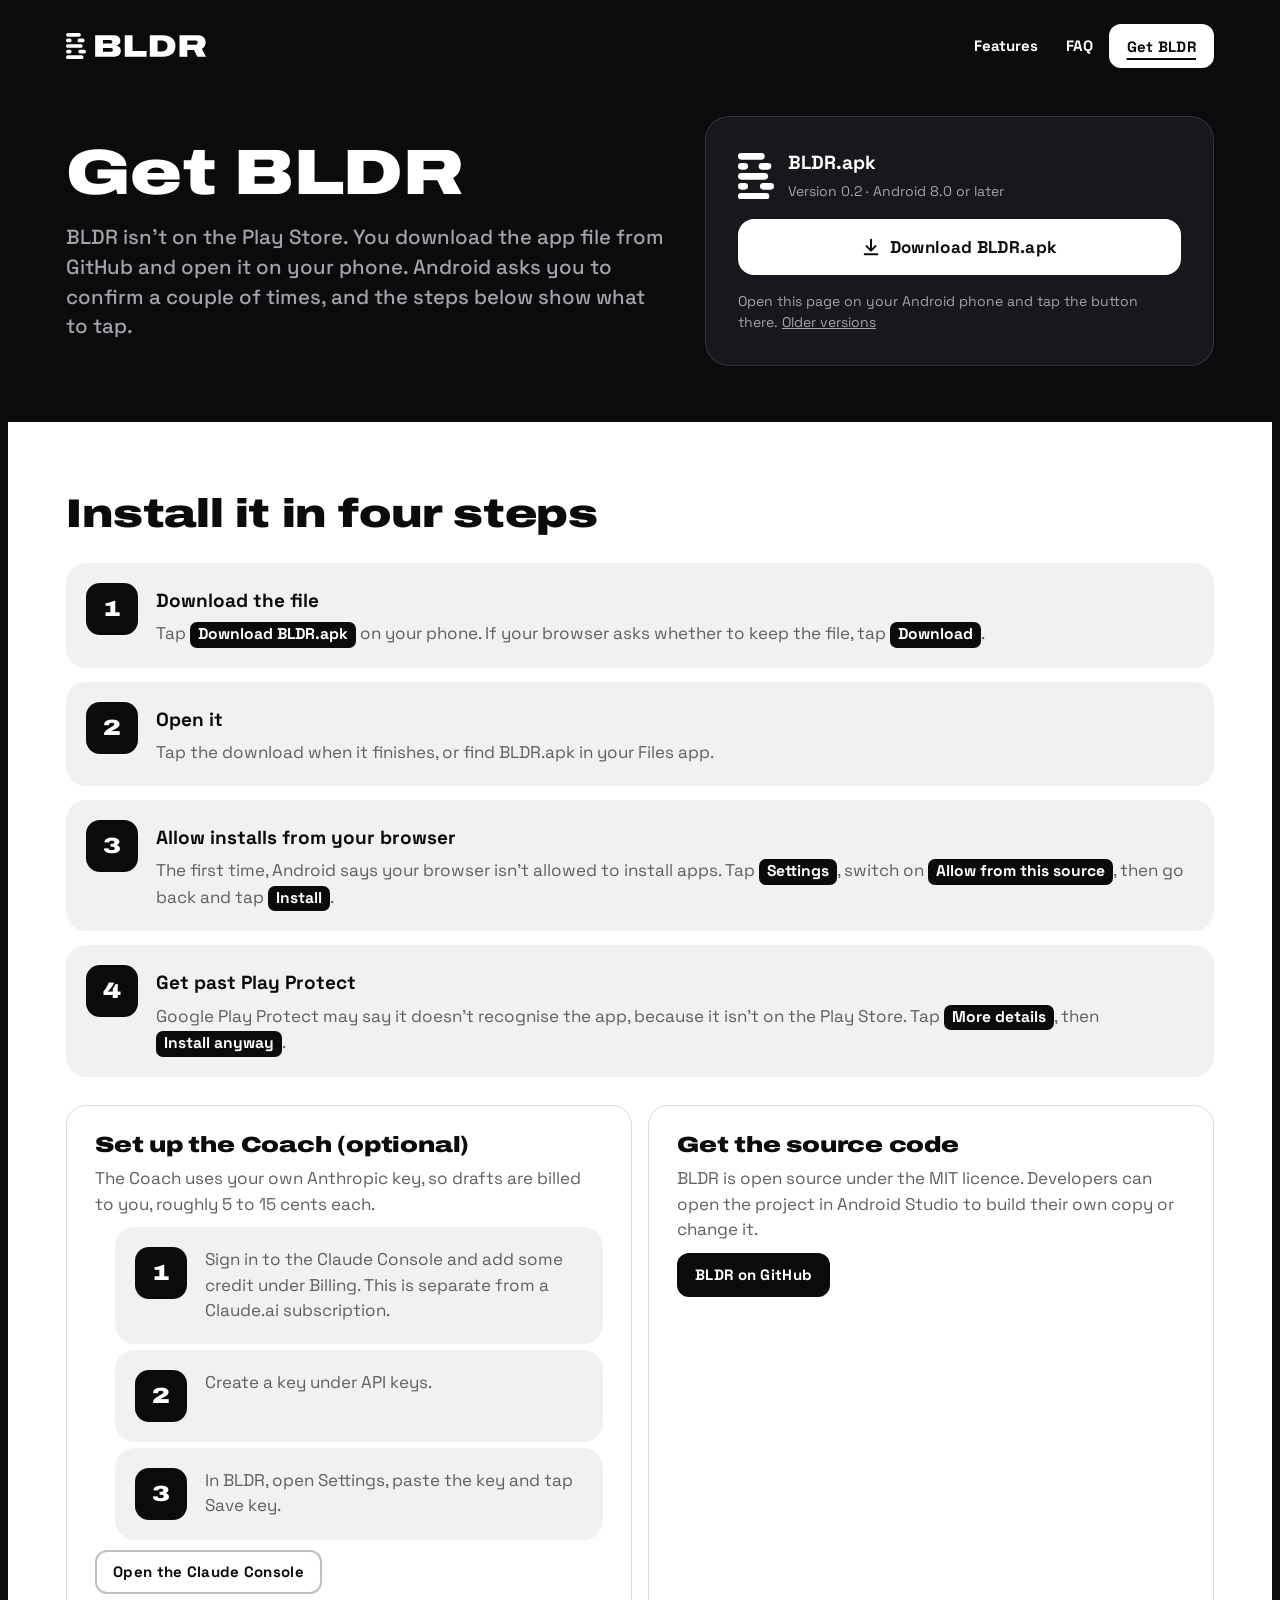
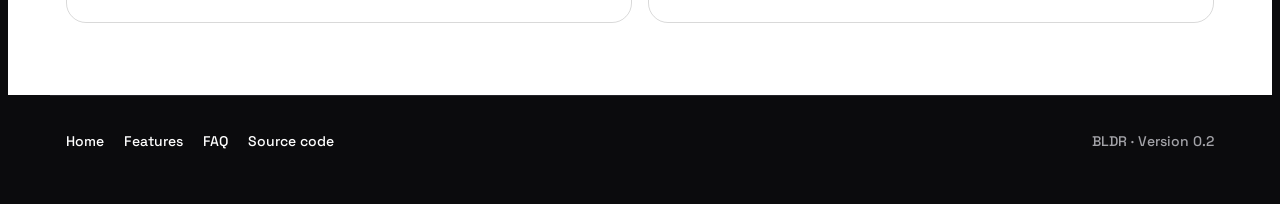
<file: get.html>
<!doctype html>
<html lang="en">
<head>
<meta charset="utf-8">
<meta name="viewport" content="width=device-width, initial-scale=1, viewport-fit=cover">
<title>Get BLDR for Android</title>
<meta name="description" content="Download BLDR for Android 8.0 or later and install it in four steps.">
<meta name="theme-color" content="#0B0B0D">
<link rel="icon" href="/assets/favicon.svg" type="image/svg+xml">
<link rel="apple-touch-icon" href="/assets/apple-touch-icon.png">
<link rel="canonical" href="https://getbldr.vercel.app/get">
<meta property="og:type" content="website">
<meta property="og:site_name" content="BLDR">
<meta property="og:title" content="Get BLDR for Android">
<meta property="og:description" content="Download BLDR for Android 8.0 or later and install it in four steps.">
<meta property="og:url" content="https://getbldr.vercel.app/get">
<meta property="og:image" content="https://getbldr.vercel.app/assets/share.png">
<meta property="og:image:width" content="1200">
<meta property="og:image:height" content="630">
<meta name="twitter:card" content="summary_large_image">
<link rel="preload" href="/assets/archivo_expanded_black.woff2" as="font" type="font/woff2" crossorigin>
<link rel="stylesheet" href="/styles.css">
<script src="/site.js" defer></script>
</head>
<body>
  <div class="on-black">
    <div class="wrap">
      <nav class="nav" aria-label="Main">
        <a class="logo" href="/" aria-label="BLDR home"><svg viewBox="0 0 4448.85 825.6"><use href="/assets/logo.svg#logo"/></svg></a>
        <div class="nav-links"><a class="text hide-sm" href="/features">Features</a><a class="text" href="/faq">FAQ</a><a class="btn btn-solid btn-sm" href="/get" aria-current="page">Get BLDR</a></div>
      </nav>
      <header class="g-head">
        <div class="stack">
          <h1>Get BLDR</h1>
          <p class="lead muted">BLDR isn't on the Play Store. You download the app file from GitHub and open it on your phone. Android asks you to confirm a couple of times, and the steps below show what to tap.</p>
        </div>
        <div class="g-card">
          <div class="file"><svg viewBox="0 0 54 70" aria-hidden="true"><use href="/assets/logo.svg#b"/></svg><div><b>BLDR.apk</b><span class="muted small">Version 0.2 · Android 8.0 or later</span></div></div>
          <a class="btn btn-solid" href="https://github.com/otto-tries-to-build-stuff/bldr-workout-app/releases/latest/download/BLDR.apk" target="_blank" rel="noopener"><svg viewBox="0 0 20 20" fill="none" stroke="currentColor" stroke-width="2.2" stroke-linecap="round" stroke-linejoin="round"><path d="M10 2v11M5 9l5 5 5-5M3 18h14"/></svg>Download BLDR.apk</a>
          <p class="muted small">Open this page on your Android phone and tap the button there. <a href="https://github.com/otto-tries-to-build-stuff/bldr-workout-app/releases" target="_blank" rel="noopener">Older versions</a></p>
        </div>
      </header>
    </div>
  </div>
  <div class="on-white">
    <section class="wrap g-steps" aria-labelledby="install">
      <h2 id="install">Install it in four steps</h2>
      <ol>
        <li><div><b>Download the file</b><p class="muted">Tap <span class="tap">Download BLDR.apk</span> on your phone. If your browser asks whether to keep the file, tap <span class="tap">Download</span>.</p></div></li>
        <li><div><b>Open it</b><p class="muted">Tap the download when it finishes, or find BLDR.apk in your Files app.</p></div></li>
        <li><div><b>Allow installs from your browser</b><p class="muted">The first time, Android says your browser isn't allowed to install apps. Tap <span class="tap">Settings</span>, switch on <span class="tap">Allow from this source</span>, then go back and tap <span class="tap">Install</span>.</p></div></li>
        <li><div><b>Get past Play Protect</b><p class="muted">Google Play Protect may say it doesn't recognise the app, because it isn't on the Play Store. Tap <span class="tap">More details</span>, then <span class="tap">Install anyway</span>.</p></div></li>
      </ol>
      <div class="g-two">
        <div>
          <h3>Set up the Coach (optional)</h3>
          <p class="muted">The Coach uses your own Anthropic key, so drafts are billed to you, roughly 5 to 15 cents each.</p>
          <ol class="muted">
            <li>Sign in to the Claude Console and add some credit under Billing. This is separate from a Claude.ai subscription.</li>
            <li>Create a key under API keys.</li>
            <li>In BLDR, open Settings, paste the key and tap Save key.</li>
          </ol>
          <a class="btn btn-line btn-sm" href="https://platform.claude.com/settings/keys" target="_blank" rel="noopener">Open the Claude Console</a>
        </div>
        <div>
          <h3>Get the source code</h3>
          <p class="muted">BLDR is open source under the MIT licence. Developers can open the project in Android Studio to build their own copy or change it.</p>
          <a class="btn btn-solid btn-sm" href="https://github.com/otto-tries-to-build-stuff/bldr-workout-app" target="_blank" rel="noopener">BLDR on GitHub</a>
        </div>
      </div>
    </section>
  </div>
  <div class="on-black">
    <footer class="wrap foot"><a href="/">Home</a><a href="/features">Features</a><a href="/faq">FAQ</a><a href="https://github.com/otto-tries-to-build-stuff/bldr-workout-app" target="_blank" rel="noopener">Source code</a><span class="by">BLDR · Version 0.2</span></footer>
  </div>
</body>
</html>
</file>
<file: styles.css>
@font-face { font-family: "Archivo Expanded"; src: url(/assets/archivo_expanded_black.woff2) format("woff2"); font-weight: 900; font-display: swap; }
@font-face { font-family: "Space Grotesk"; src: url(/assets/space_grotesk_regular.woff2) format("woff2"); font-weight: 400; font-display: swap; }
@font-face { font-family: "Space Grotesk"; src: url(/assets/space_grotesk_medium.woff2) format("woff2"); font-weight: 500; font-display: swap; }
@font-face { font-family: "Space Grotesk"; src: url(/assets/space_grotesk_bold.woff2) format("woff2"); font-weight: 700; font-display: swap; }

/* BLDR's black and white. Sections hard-cut between black and white like the promo video.
   One look in every theme, by choice. */
:root {
  color-scheme: dark;
  --black: #0B0B0D;      /* the app's workout screen */
  --black-2: #18181C;    /* cards on black */
  --black-3: #232329;    /* borders on black */
  --white: #FFFFFF;
  --white-2: #F1F1EF;    /* the app's light surface */
  --grey-on-black: #A3A3A8;
  --grey-on-white: #5F5F64;
  --app-ink: #0A0A0A;     /* text inside the drawn app screens */
  --app-grey: #6B6B6B;
  --display: "Archivo Expanded", "Arial Black", "Helvetica Neue", Arial, sans-serif;
  --text: "Space Grotesk", "Helvetica Neue", Arial, sans-serif;
  --z-sticky: 10;
  --ease-out: cubic-bezier(.22, 1, .36, 1);
}
* { box-sizing: border-box; }
html { scroll-behavior: smooth; }
body { background: var(--black); color: var(--white); font-family: var(--text); font-size: 17px; line-height: 1.5; font-weight: 400; overflow-x: clip; -webkit-font-smoothing: antialiased; }
h1, h2, h3 { margin: 0; font-family: var(--display); font-weight: 900; line-height: 1.02; letter-spacing: -0.01em; text-wrap: balance; }
h1 { font-size: clamp(36px, 5vw, 64px); }
p { margin: 0; text-wrap: pretty; }
ul, ol { margin: 0; padding: 0; list-style: none; }
a { color: inherit; }
img, video, svg { display: block; max-width: 100%; }
:focus-visible { outline: 3px solid currentColor; outline-offset: 3px; border-radius: 6px; }
.wrap { width: 100%; max-width: 1180px; margin-inline: auto; padding-left: max(16px, env(safe-area-inset-left, 0px)); padding-right: max(16px, env(safe-area-inset-right, 0px)); }
.lead { font-size: clamp(18px, 1.6vw, 21px); line-height: 1.45; font-weight: 500; max-width: 34em; }
.on-black { background: var(--black); color: var(--white); }
.on-white { background: var(--white); color: var(--black); }
.on-black .muted { color: var(--grey-on-black); }
.on-white .muted { color: var(--grey-on-white); }

/* ---------- buttons, pills ---------- */
.btn { display: inline-flex; align-items: center; justify-content: center; gap: 10px; min-height: 56px; padding: 0 24px; border-radius: 16px; font: 700 17px/1 var(--text); letter-spacing: .02em; text-decoration: none; white-space: nowrap; border: 2px solid currentColor; transition: transform .16s var(--ease-out), background-color .16s, color .16s; }
.btn:active { transform: scale(.97); }
.on-black .btn-solid { background: var(--white); color: var(--black); border-color: var(--white); }
.on-black .btn-line { color: var(--white); border-color: rgb(255 255 255 / .35); }
.on-black .btn-line:hover { border-color: var(--white); }
.on-white .btn-solid { background: var(--black); color: var(--white); border-color: var(--black); }
.on-white .btn-line { color: var(--black); border-color: rgb(0 0 0 / .25); }
.on-white .btn-line:hover { border-color: var(--black); }
.btn-sm { min-height: 44px; padding: 0 16px; font-size: 15px; border-radius: 12px; }
.btn svg { width: 18px; height: 18px; flex: none; }
.pill { display: inline-flex; align-items: center; gap: 8px; min-height: 40px; padding: 0 16px; border-radius: 12px; font: 500 15px/1 var(--text); white-space: nowrap; }
.on-black .pill { background: var(--black-2); color: var(--white); border: 1px solid rgb(255 255 255 / .14); }
.on-white .pill { background: var(--white-2); color: var(--black); }
.pill.inv { background: var(--white); color: var(--black); border-color: var(--white); }
.on-white .pill.inv { background: var(--black); color: var(--white); }
.pill b { font-weight: 700; }

/* ---------- nav ---------- */
.nav { display: flex; align-items: center; justify-content: space-between; gap: 12px; padding-block: max(16px, env(safe-area-inset-top, 0px)) 16px; }
.logo { display: inline-flex; align-items: center; min-height: 44px; text-decoration: none; }
.logo svg { height: 26px; width: auto; fill: currentColor; }
.nav-links { display: flex; align-items: center; gap: 4px; }
.nav-links a.text { display: inline-flex; align-items: center; min-height: 44px; padding: 0 12px; border-radius: 12px; font-weight: 700; font-size: 15px; text-decoration: none; }
.on-black .nav-links a.text:hover { background: var(--black-2); }
.nav-links a[aria-current="page"] { text-decoration: underline; text-underline-offset: 6px; text-decoration-thickness: 2px; }
@media (max-width: 480px) { .nav-links a.hide-sm { display: none; } .logo svg { height: 22px; } }

/* ---------- the striped B ---------- */
.bmark rect { fill: currentColor; }
.build rect { animation: drop .144s cubic-bezier(.3, .7, .4, 1.4) both; animation-delay: calc(var(--i) * 120ms + var(--d, 0ms)); }
@keyframes drop { 0% { transform: translateY(-14px); opacity: 0; } 66% { transform: translateY(1.5px); opacity: 1; } 100% { transform: translateY(0); opacity: 1; } }

/* ================= HOME · hero ================= */
.hero { display: grid; gap: 40px; align-items: center; padding-block: 24px 72px; }
.hero h1 { font-size: clamp(34px, 4.4vw, 60px); line-height: 1.04; }
.hero-copy { display: flex; flex-direction: column; gap: 22px; min-width: 0; }
.ctas { display: flex; flex-wrap: wrap; gap: 12px; }
.meta { display: flex; flex-wrap: wrap; gap: 6px 18px; font-size: 14px; font-weight: 500; }
.meta li { display: inline-flex; align-items: center; gap: 8px; }
.meta li::before { content: ""; width: 10px; height: 4px; border-radius: 2px; background: currentColor; opacity: .6; }
.stage { position: relative; display: grid; place-items: center; min-height: 560px; }
.ghost { position: absolute; inset: 0; display: grid; place-items: center; color: #2C2C33; pointer-events: none; }
.ghost svg { width: min(100%, 560px); height: auto; overflow: visible; }
.phone { position: relative; width: clamp(220px, 23vw, 290px); aspect-ratio: 9 / 16; border-radius: 34px; padding: 8px; background: #000; box-shadow: 0 0 0 1px rgb(255 255 255 / .16), 0 30px 80px rgb(0 0 0 / .6); }
.phone video, .phone img { width: 100%; height: 100%; object-fit: cover; border-radius: 27px; background: #000; }
.float { position: absolute; z-index: 2; }
@media (min-width: 960px) { .hero { grid-template-columns: 1.15fr 1fr; padding-block: 40px 96px; } .stage { min-height: 640px; } }
@media (max-width: 520px) { .stage { min-height: 500px; } .float.f3, .float.f4 { display: none; } }

/* ================= HOME · story ================= */
.story { position: relative; display: grid; }
.pin { position: sticky; top: 0; z-index: var(--z-sticky); background: var(--white); padding-block: max(10px, env(safe-area-inset-top, 0px)) 10px; display: flex; flex-direction: column; align-items: center; gap: 10px; }
.screen-frame { --z: .5; width: calc(360px * var(--z)); height: calc(720px * var(--z)); border-radius: calc(40px * var(--z)); padding: calc(9px * var(--z)); background: var(--black); position: relative; flex: none; box-shadow: 0 18px 50px rgb(0 0 0 / .18); }
.screens { position: relative; width: 100%; height: 100%; border-radius: calc(31px * var(--z)); overflow: hidden; background: var(--white); }
.scr { position: absolute; top: 0; left: 0; width: 342px; height: 702px; zoom: var(--z); opacity: 0; transition: opacity .45s var(--ease-out); }
.scr.on { opacity: 1; }
.progress { display: flex; gap: 6px; }
.progress i { width: 30px; height: 6px; border-radius: 3px; background: var(--white-2); transition: background-color .3s; }
.progress i.on { background: var(--black); }
.steps li { min-height: 50svh; display: flex; flex-direction: column; justify-content: center; gap: 16px; padding-block: 40px; max-width: 540px; }
.num, .g-steps ol > li::before { display: grid; place-items: center; width: 52px; height: 52px; border-radius: 14px; background: var(--black); color: var(--white); font: 900 22px/1 var(--display); }
.steps h3 { font-size: clamp(26px, 3.2vw, 40px); }
.bits { display: flex; flex-wrap: wrap; gap: 8px; }
@media (min-width: 960px) {
  .story { grid-template-columns: 1fr 1fr; gap: 64px; }
  .pin { height: 100svh; justify-content: center; align-self: start; padding: 0; }
  .steps li { min-height: 92svh; }
}

/* app screen kit (drawn at the app's own scale, then zoomed to fit) */
.app { width: 342px; height: 702px; padding: 34px 18px 18px; color: var(--app-ink); background: var(--white); display: flex; flex-direction: column; gap: 12px; position: relative; }
.app .t { font: 900 28px/1.05 var(--display); }
.app .hd { display: flex; align-items: center; gap: 8px; }
.app .hd span { font: 700 24px/1 var(--text); width: 22px; }
.app .field { min-height: 48px; border-radius: 14px; background: var(--white-2); display: flex; align-items: center; gap: 10px; padding: 0 12px; font-size: 15px; color: var(--app-grey); }
.app .chips { display: flex; gap: 6px; flex-wrap: wrap; }
.app .c { min-height: 40px; display: inline-flex; align-items: center; padding: 0 13px; border-radius: 11px; background: var(--white-2); font: 500 13px/1 var(--text); }
.app .c.on { background: var(--black); color: var(--white); }
.app .lbl { font: 700 12px/1 var(--text); letter-spacing: .07em; text-transform: uppercase; padding-top: 4px; }
.app .grid { display: grid; grid-template-columns: 1fr 1fr; gap: 10px; }
.app .tile { min-height: 72px; border-radius: 16px; background: var(--white-2); padding: 12px 13px; display: flex; flex-direction: column; justify-content: space-between; }
.app .tile b { font: 700 16px/1.2 var(--text); }
.app .tile span { font: 500 13px/1 var(--text); color: var(--app-grey); }
.app .tile.on { background: var(--black); color: var(--white); }
.app .tile.on span { color: rgb(255 255 255 / .7); }
.app .card { border: 1px solid rgb(0 0 0 / .13); border-radius: 16px; padding: 14px; display: flex; flex-direction: column; gap: 10px; }
.app .item { border-radius: 12px; background: var(--white-2); padding: 12px; display: flex; flex-direction: column; gap: 8px; }
.app .item .row { display: flex; justify-content: space-between; align-items: center; font: 700 15px/1.2 var(--text); }
.app .item .row span { font-weight: 500; color: var(--app-grey); font-size: 13px; }
.app .item .c { background: var(--white); min-height: 32px; }
.app .item .c.on { background: var(--black); }
.app .small { font-size: 13px; color: var(--app-grey); }
.app .cta { margin-top: auto; min-height: 52px; border-radius: 14px; background: var(--black); color: var(--white); display: grid; place-items: center; font: 700 15px/1 var(--text); letter-spacing: .03em; }
.app .sec { border: 1px solid rgb(0 0 0 / .13); border-radius: 14px; padding: 12px 14px; display: flex; flex-direction: column; gap: 5px; font-size: 14px; }
.app .sec .sh { display: flex; justify-content: space-between; font: 700 15px/1.2 var(--text); margin-bottom: 2px; }
.app .sec .sh span, .app .sec i { font-weight: 500; font-style: normal; color: var(--app-grey); font-size: 13px; }
.app .btn2 { display: flex; gap: 10px; margin-top: auto; }
.app .btn2 .cta { flex: 1; margin: 0; }
.app .btn2 .cta.alt { background: var(--white-2); color: var(--app-ink); }

/* ================= HOME · library ================= */
.lib { display: grid; gap: 48px; align-items: center; padding-block: 88px; }
.lib h2, .cost h2, .closer h2 { font-size: clamp(30px, 3.8vw, 50px); }
.lib-copy { display: flex; flex-direction: column; gap: 20px; min-width: 0; }
.kit { display: flex; flex-wrap: wrap; gap: 8px; }
.muscles { display: grid; grid-template-columns: 1fr 1fr; gap: 0 clamp(16px, 3vw, 40px); }
.muscles li { display: flex; justify-content: space-between; align-items: baseline; gap: 8px; padding-block: 16px; border-top: 1px solid var(--black-3); }
.muscles b { font: 900 clamp(16px, 2.1vw, 28px)/1 var(--display); }
.muscles span { font: 500 15px/1 var(--text); color: var(--grey-on-black); font-variant-numeric: tabular-nums; }
@media (min-width: 960px) { .lib { grid-template-columns: 1fr 1.1fr; gap: 72px; padding-block: 120px; } }

/* ================= HOME · before you install ================= */
.cost { display: grid; gap: 28px; padding-block: 88px; }
.cost-grid { display: grid; gap: 16px; }
.cost-grid > div { padding: clamp(20px, 3vw, 32px); border-radius: 22px; background: var(--white-2); display: flex; flex-direction: column; gap: 10px; min-width: 0; }
.cost-grid h3 { font-size: clamp(20px, 2vw, 26px); }
.big-price { font: 900 clamp(32px, 3.8vw, 52px)/1.02 var(--display); }
@media (min-width: 760px) { .cost-grid { grid-template-columns: 1fr 1fr; } }

/* ================= closing band (all pages) ================= */
.closer > section.wrap { display: grid; gap: 40px; align-items: center; padding-block: 88px; }
.closer-copy { display: flex; flex-direction: column; align-items: flex-start; gap: 20px; min-width: 0; }
.closer .bbig { justify-self: center; width: min(60%, 260px); }
@media (min-width: 860px) { .closer > section.wrap { grid-template-columns: 1.3fr 1fr; } }
.foot { display: flex; flex-wrap: wrap; align-items: center; gap: 4px 20px; padding-block: 24px 32px; font-size: 14px; font-weight: 500; border-top: 1px solid var(--black-3); }
.foot a { display: inline-flex; align-items: center; min-height: 44px; text-decoration: none; }
.foot a:hover { text-decoration: underline; text-underline-offset: 4px; }
.foot .by { margin-left: auto; color: var(--grey-on-black); }

.nowrap { white-space: nowrap; }
.stack { display: flex; flex-direction: column; gap: 18px; min-width: 0; }
.small { font-size: 14px; }
.sr-only { position: absolute; width: 1px; height: 1px; overflow: hidden; clip-path: inset(50%); white-space: nowrap; }
.textlink { display: inline-flex; align-items: center; align-self: flex-start; min-height: 44px; font-weight: 700; text-underline-offset: 4px; }

/* ================= 404 ================= */
.nf { padding-block: 48px 96px; display: flex; flex-direction: column; align-items: flex-start; gap: 20px; }

/* ================= FEATURES ================= */
.f-head { padding-block: 32px 40px; display: flex; flex-direction: column; gap: 16px; }
.f-layout { display: grid; padding-bottom: 72px; }
.f-index { position: sticky; top: env(safe-area-inset-top, 0px); z-index: var(--z-sticky); background: var(--white); display: flex; gap: 8px; overflow-x: auto; scrollbar-width: none; padding-block: 10px; border-bottom: 1px solid rgb(0 0 0 / .1); }
.f-index a { text-decoration: none; flex: none; }
.f-index a.on { background: var(--black); color: var(--white); }
.f-sec { display: grid; gap: 18px; padding-block: 48px; border-bottom: 1px solid rgb(0 0 0 / .1); scroll-margin-top: 72px; }
.f-sec h2 { font-size: clamp(24px, 3vw, 36px); }
.f-sec ul { display: flex; flex-direction: column; gap: 10px; max-width: 40em; }
.f-sec li { display: grid; grid-template-columns: 22px 1fr; gap: 10px; font-size: 16px; }
.f-sec li::before { content: ""; width: 14px; height: 6px; margin-top: 9px; border-radius: 3px; background: var(--black); }
.f-tag { align-self: start; justify-self: start; }
@media (min-width: 1000px) {
  .f-layout { grid-template-columns: 230px 1fr; gap: 56px; }
  .f-index { flex-direction: column; top: 24px; align-self: start; border: 0; overflow: visible; }
}

/* ================= GET ================= */
.g-head { display: grid; gap: 28px; padding-block: 32px 56px; align-items: center; }
.g-card { padding: clamp(20px, 3vw, 32px); border-radius: 24px; background: var(--black-2); border: 1px solid rgb(255 255 255 / .12); display: flex; flex-direction: column; gap: 16px; }
.g-card .file { display: flex; align-items: center; gap: 14px; }
.g-card .file svg { width: 36px; height: auto; fill: currentColor; flex: none; }
.g-card .file b { display: block; font-size: 19px; }
@media (min-width: 900px) { .g-head { grid-template-columns: 1.2fr 1fr; } }
.g-steps { padding-block: 72px; display: grid; gap: 28px; }
.g-steps h2 { font-size: clamp(26px, 3.2vw, 40px); }
.g-steps ol { display: grid; gap: 14px; counter-reset: s; }
.g-steps ol > li { display: grid; grid-template-columns: 52px 1fr; gap: 18px; padding: 20px; border-radius: 20px; background: var(--white-2); align-items: start; }
.g-steps ol > li::before { counter-increment: s; content: counter(s); }
.g-steps ol > li div { display: flex; flex-direction: column; gap: 6px; min-width: 0; padding-top: 4px; }
.g-steps ol > li b { font-size: 19px; }
.tap { display: inline-flex; padding: 1px 8px; border-radius: 7px; background: var(--black); color: var(--white); font-weight: 700; font-size: .92em; white-space: nowrap; }
.g-two { display: grid; gap: 16px; }
.g-two > div { padding: clamp(20px, 3vw, 28px); border-radius: 20px; border: 1.5px solid rgb(0 0 0 / .15); display: flex; flex-direction: column; gap: 10px; align-items: flex-start; }
.g-two h3 { font-size: 22px; }
.g-two ol { padding-left: 20px; list-style: decimal; display: grid; gap: 6px; }
@media (min-width: 860px) { .g-two { grid-template-columns: 1fr 1fr; } }

/* ================= FAQ ================= */
.a-head { padding-block: 32px 48px; display: grid; gap: 40px; align-items: end; }
.a-body { padding-block: 72px; display: grid; gap: 40px; }
.a-body .prose { display: flex; flex-direction: column; gap: 18px; max-width: 38em; font-size: 18px; }
.a-body h2 { font-size: clamp(22px, 2.6vw, 30px); }
.a-body .prose h2 { margin-top: 18px; }
.timeline { display: grid; align-self: start; }
.timeline li { display: grid; grid-template-columns: 112px 1fr; gap: 14px; padding-block: 14px; border-top: 1px solid rgb(0 0 0 / .12); }
.timeline li span:first-child { font: 700 13px/1.5 var(--text); letter-spacing: .04em; color: var(--grey-on-white); }
@media (min-width: 960px) { .a-head { grid-template-columns: 1.3fr 1fr; } .a-body { grid-template-columns: 1.5fr 1fr; gap: 72px; } }

@media (prefers-reduced-motion: reduce) {
  html { scroll-behavior: auto; }
  .build rect { animation: none; }
  .scr { transition: none; }
}
</file>
